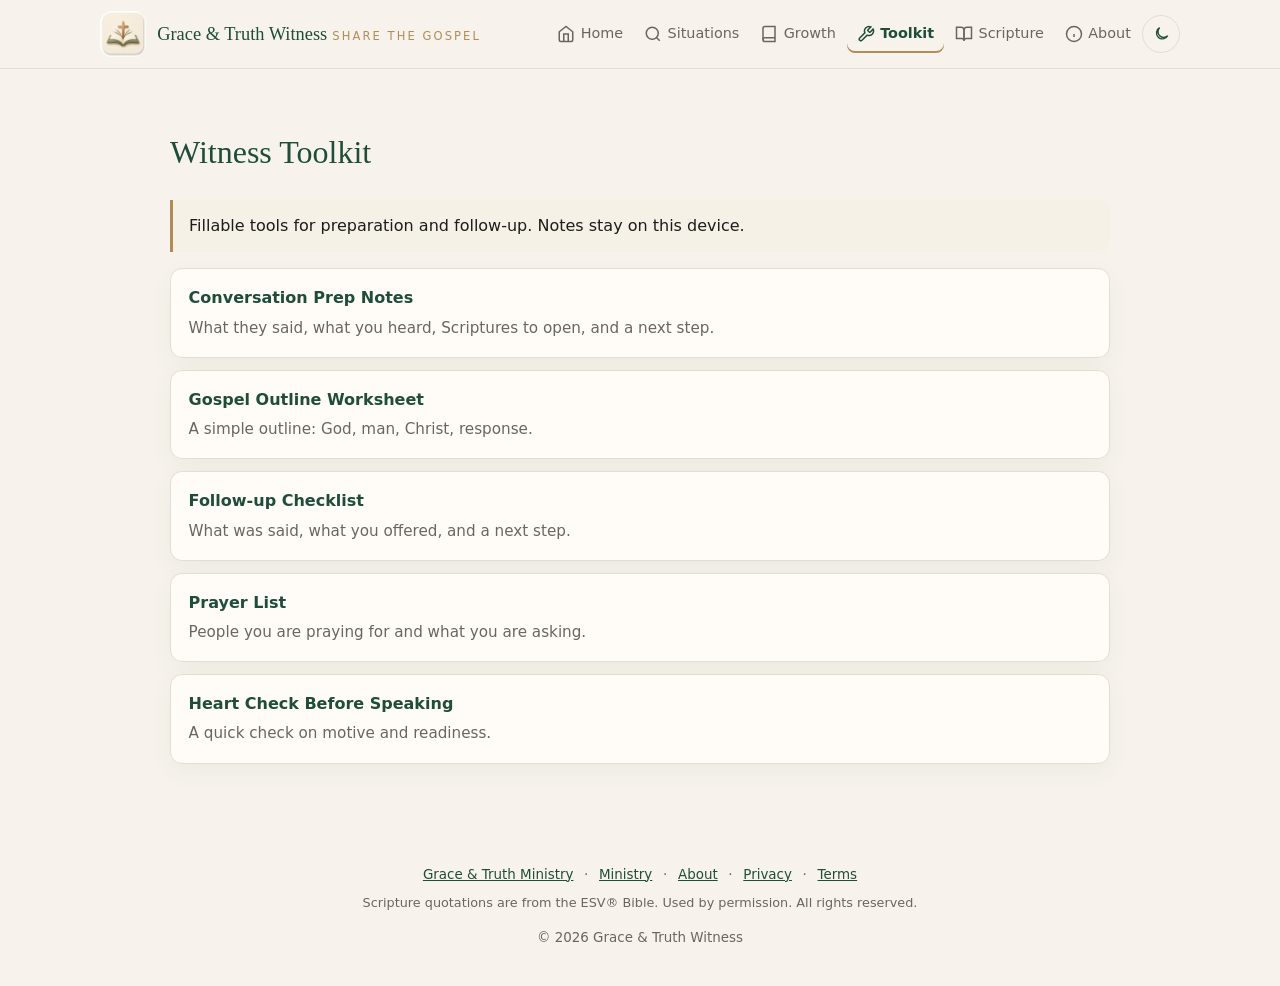
<file: toolkit.html>
<!DOCTYPE html>
<html lang="en">
<head>
<meta charset="UTF-8">
<meta name="viewport" content="width=device-width, initial-scale=1.0">
<title>Toolkit | Grace & Truth Witness</title>
<link rel="icon" type="image/png" href="icon-192.png">
<link rel="stylesheet" href="styles.css">
<script src="data.js"></script>
</head>
<body>
<header>
  <div class="header-inner">
    <a href="index.html" class="brand">
      <img src="header-icon.png" alt="" class="brand-logo">
      <div>
        <span class="brand-name">Grace & Truth Witness</span>
        <span class="brand-sub">Share the Gospel</span>
      </div>
    </a>
    <nav>
      <a href="index.html" title="Home"><svg viewBox="0 0 24 24" fill="none" stroke="currentColor" stroke-width="2"><path d="M3 9l9-7 9 7v11a2 2 0 0 1-2 2H5a2 2 0 0 1-2-2z"/><polyline points="9 22 9 12 15 12 15 22"/></svg><span>Home</span></a>
      <a href="situations.html" title="Situations"><svg viewBox="0 0 24 24" fill="none" stroke="currentColor" stroke-width="2"><circle cx="11" cy="11" r="8"/><line x1="21" y1="21" x2="16.65" y2="16.65"/></svg><span>Situations</span></a>
      <a href="modules.html" title="Growth"><svg viewBox="0 0 24 24" fill="none" stroke="currentColor" stroke-width="2"><path d="M4 19.5A2.5 2.5 0 0 1 6.5 17H20"/><path d="M6.5 2H20v20H6.5A2.5 2.5 0 0 1 4 19.5v-15A2.5 2.5 0 0 1 6.5 2z"/></svg><span>Growth</span></a>
      <a href="toolkit.html" class="active" title="Toolkit"><svg viewBox="0 0 24 24" fill="none" stroke="currentColor" stroke-width="2"><path d="M14.7 6.3a1 1 0 0 0 0 1.4l1.6 1.6a1 1 0 0 0 1.4 0l3.77-3.77a6 6 0 0 1-7.94 7.94l-6.91 6.91a2.12 2.12 0 0 1-3-3l6.91-6.91a6 6 0 0 1 7.94-7.94l-3.76 3.76z"/></svg><span>Toolkit</span></a>
      <a href="scripture.html" title="Scripture"><svg viewBox="0 0 24 24" fill="none" stroke="currentColor" stroke-width="2"><path d="M2 3h6a4 4 0 0 1 4 4v14a3 3 0 0 0-3-3H2z"/><path d="M22 3h-6a4 4 0 0 0-4 4v14a3 3 0 0 1 3-3h7z"/></svg><span>Scripture</span></a>
      <a href="about.html" title="About"><svg viewBox="0 0 24 24" fill="none" stroke="currentColor" stroke-width="2"><circle cx="12" cy="12" r="10"/><line x1="12" y1="16" x2="12" y2="12"/><line x1="12" y1="8" x2="12.01" y2="8"/></svg><span>About</span></a>
      <button id="theme-toggle" class="theme-toggle" title="Toggle dark mode"><svg id="theme-icon" viewBox="0 0 24 24" fill="none" stroke="currentColor" stroke-width="2"></svg></button>
    </nav>
  </div>
</header>
<main>
  <h1>Witness Toolkit</h1>
  <p class="note">Fillable tools for preparation and follow-up. Notes stay on this device.</p>
  <div id="toolkit-list"></div>
  <div id="toolkit-detail" class="hidden card"></div>
</main>
<footer>
  <a href="https://graceandtruthministry.com">Grace & Truth Ministry</a> ·
  <a href="https://graceandtruthministry.com/about.html">Ministry</a> ·
  <a href="about.html">About</a> ·
  <a href="https://graceandtruthministry.com/privacy.html">Privacy</a> ·
  <a href="https://graceandtruthministry.com/terms.html">Terms</a>
  <p style="margin-top:0.4rem;font-size:0.8rem;">Scripture quotations are from the ESV® Bible. Used by permission. All rights reserved.</p>
  <p>© 2026 Grace & Truth Witness</p>
</footer>
<script>
function renderToolkit() {
  const list = document.getElementById('toolkit-list');
  list.innerHTML = '';
  (toolkitItems || []).forEach(t => {
    const div = document.createElement('div');
    div.className = 'situation-item';
    div.innerHTML = `<strong>${t.title}</strong><p>${t.summary || ''}</p>`;
    div.onclick = () => showTool(t);
    list.appendChild(div);
  });
}

function showTool(t) {
  const detail = document.getElementById('toolkit-detail');
  const notesKey = 'tool-notes-' + t.id;
  const saved = JSON.parse(localStorage.getItem(notesKey) || '{}');
  let form = '';
  if (t.form && t.form.length) {
    form = t.form.map(f => {
      const val = saved[f.id] || '';
      if (f.type === 'textarea') {
        return `<label>${f.label}</label><textarea class="notes-area" id="f-${f.id}">${val}</textarea>`;
      }
      return `<label>${f.label}</label><input type="text" class="search-box" id="f-${f.id}" value="${val}">`;
    }).join('');
  }
  detail.innerHTML = `
    <h2>${t.title}</h2>
    <p>${t.summary || ''}</p>
    ${form}
    <div class="icon-row">
      <button class="icon-btn" title="Back" onclick="hideDetail()">←</button>
      <button class="icon-btn" title="Save" onclick="saveTool('${notesKey}', '${t.id}')">✓</button>
      <button class="icon-btn" title="Print / Save as PDF" onclick="window.print()">⎙</button>
      <button class="icon-btn" title="Clear" onclick="if(confirm('Clear?')) clearTool('${notesKey}')">✕</button>
    </div>
  `;
  detail.classList.remove('hidden');
  document.getElementById('toolkit-list').classList.add('hidden');
}

function hideDetail() {
  document.getElementById('toolkit-detail').classList.add('hidden');
  document.getElementById('toolkit-list').classList.remove('hidden');
}

function saveTool(key, id) {
  const tool = (toolkitItems || []).find(t => t.id === id);
  const data = {};
  if (tool && tool.form) {
    tool.form.forEach(f => {
      const el = document.getElementById('f-' + f.id);
      if (el) data[f.id] = el.value;
    });
  }
  localStorage.setItem(key, JSON.stringify(data));
  alert('Saved');
}
function clearTool(key) {
  localStorage.removeItem(key);
  hideDetail();
  renderToolkit();
const params = new URLSearchParams(location.search);
const openId = params.get('id');
if (openId) {
  const item = (toolkitItems || []).find(t => t.id === openId);
  if (item) showTool(item);
}
}

renderToolkit();

(function () {
  function icon() {
    var el = document.getElementById('theme-icon');
    if (!el) return;
    var dark = document.documentElement.getAttribute('data-theme') === 'dark';
    el.innerHTML = dark
      ? '<circle cx="12" cy="12" r="4"/><path d="M12 3v2M12 19v2M3 12h2M19 12h2M5.6 5.6l1.4 1.4M17 17l1.4 1.4M18.4 5.6 17 7M7 17l-1.4 1.4"/>'
      : '<path d="M21 14.5A8.5 8.5 0 1 1 9.5 3 7 7 0 0 0 21 14.5z"/>';
  }
  function bind() {
    icon();
    var btn = document.getElementById('theme-toggle');
    if (!btn || btn.dataset.bound) return;
    btn.dataset.bound = '1';
    btn.addEventListener('click', function () {
      var next = document.documentElement.getAttribute('data-theme') === 'dark' ? 'light' : 'dark';
      document.documentElement.setAttribute('data-theme', next);
      localStorage.setItem('theme', next);
      icon();
    });
  }
  var saved = localStorage.getItem('theme');
  if (saved) document.documentElement.setAttribute('data-theme', saved);
  if (document.readyState === 'loading') document.addEventListener('DOMContentLoaded', bind);
  else bind();
})();
</script>
</body>
</html>
</file>
<file: styles.css>
:root {
  --bg: #F7F3EC;
  --surface: #FFFcf8;
  --text: #1C1C1C;
  --muted: #6B6560;
  --accent: #1F4D3A;
  --accent-deep: #16382B;
  --accent-light: #E7F0EA;
  --gold: #B08D57;
  --gold-soft: #F6F1E6;
  --border: #E4DDD2;
  --radius: 14px;
  --shadow: 0 8px 24px rgba(31, 77, 58, 0.05);
  --font-serif: "Source Serif 4", "Iowan Old Style", Georgia, serif;
  --font-sans: "Avenir Next", "Segoe UI", system-ui, sans-serif;
  --header-bg: #F7F3EC;
  --input-bg: #ffffff;
  --hover: #FDFBF7;
}
html[data-theme="dark"] {
  --bg: #141816;
  --surface: #1E2420;
  --text: #F3EFE7;
  --muted: #B7AFA4;
  --accent: #D7C4A3;
  --accent-deep: #E8D9BE;
  --accent-light: #2A3830;
  --gold: #D4B483;
  --gold-soft: #2C2822;
  --border: #33403A;
  --shadow: 0 8px 24px rgba(0, 0, 0, 0.28);
  --header-bg: #1E2420;
  --input-bg: #171C19;
  --hover: #26302B;
}
* { box-sizing: border-box; }
body { margin: 0; background: var(--bg); color: var(--text); font-family: var(--font-sans); line-height: 1.65; }
h1, h2, h3, h4 { font-family: var(--font-serif); font-weight: 500; color: var(--accent); }
a { color: var(--accent); }
.hidden { display: none !important; }
.theme-toggle { background: transparent; border: 1px solid var(--border); color: var(--accent); border-radius: 999px; width: 38px; height: 38px; display: inline-flex; align-items: center; justify-content: center; cursor: pointer; }
.theme-toggle:hover { border-color: var(--gold); }
.theme-toggle svg { width: 18px; height: 18px; }
header { position: sticky; top: 0; z-index: 20; background: var(--header-bg); border-bottom: 1px solid var(--border); }
.header-inner { max-width: 1120px; margin: 0 auto; padding: 0.7rem 1.25rem; display: flex; align-items: center; justify-content: space-between; gap: 1rem; }
.brand { display: flex; align-items: center; gap: 0.7rem; text-decoration: none; color: inherit; }
.brand-logo, .brand-mark { width: 46px; height: 46px; border-radius: 12px; object-fit: cover; flex-shrink: 0; }
.brand-name { font-family: var(--font-serif); font-size: 1.15rem; color: var(--accent); }
.brand-sub { font-size: 0.72rem; letter-spacing: 0.18em; text-transform: uppercase; color: var(--gold); }
nav { display: flex; flex-wrap: wrap; justify-content: flex-end; gap: 0.1rem; }
nav a, nav button { display: inline-flex; align-items: center; gap: 0.35rem; background: none; border: none; font-family: inherit; font-size: 0.9rem; color: var(--muted); padding: 0.45rem 0.6rem; cursor: pointer; border-radius: 8px; text-decoration: none; }
nav a:hover, nav button:hover { color: var(--accent); }
nav a.active { color: var(--accent); font-weight: 650; box-shadow: inset 0 -2px 0 var(--gold); }
nav svg { width: 18px; height: 18px; }
main { max-width: 980px; margin: 0 auto; padding: 2.2rem 1.25rem 4rem; }
.hero { text-align: center; padding: 1.2rem 0 1.6rem; }
.hero-logo { max-width: 320px; width: 100%; height: auto; margin: 0 auto 1.2rem; display: block; object-fit: cover; border-radius: 28px; }
.tagline { font-size: 1.12rem; color: var(--muted); margin: 0 auto 1.4rem; max-width: 34rem; }
.btn { background: var(--accent); color: white; border: none; padding: 0.72rem 1.15rem; border-radius: 999px; cursor: pointer; font-family: inherit; font-size: 0.95rem; text-decoration: none; display: inline-flex; align-items: center; gap: 0.4rem; }
html[data-theme="dark"] .btn {
  color: #16382B;
}
.btn:hover { background: var(--accent-deep); }
.icon-btn { width: 38px; height: 38px; border-radius: 999px; border: 1px solid var(--border); background: var(--surface); color: var(--accent); display: inline-flex; align-items: center; justify-content: center; cursor: pointer; padding: 0; }
.icon-btn:hover { border-color: var(--gold); }
.icon-row { display: flex; gap: 0.4rem; flex-wrap: wrap; margin-top: 1rem; }
.card { background: var(--surface); border: 1px solid var(--border); border-radius: var(--radius); padding: 1.5rem 1.55rem; margin-bottom: 1rem; box-shadow: var(--shadow); }
.feature-grid { display: grid; grid-template-columns: repeat(3, 1fr); gap: 0.9rem; margin: 0.2rem 0 1.2rem; }
.feature { background: var(--surface); border: 1px solid var(--border); border-radius: 16px; padding: 1.35rem 1.15rem; text-align: center; text-decoration: none; color: inherit; display: block; }
.feature:hover { border-color: var(--gold); }
.note { background: var(--gold-soft); border-left: 3px solid var(--gold); padding: 0.8rem 1rem; border-radius: 0 10px 10px 0; }
.situation-item, .module-item {
  background: var(--surface);
  border: 1px solid var(--border);
  border-radius: 12px;
  padding: 1rem 1.1rem;
  margin-bottom: 0.75rem;
  cursor: pointer;
  box-shadow: var(--shadow);
  transition: border-color 0.15s ease;
}
.situation-item:hover, .module-item:hover {
  border-color: var(--gold);
  background: var(--hover);
}
.situation-item strong, .module-item strong {
  display: block;
  color: var(--accent);
  margin-bottom: 0.25rem;
}
.situation-item p, .module-item p {
  margin: 0;
  color: var(--muted);
  font-size: 0.95rem;
}
.search-box, .search { width: 100%; padding: 0.7rem 0.85rem; border: 1px solid var(--border); border-radius: 10px; font: inherit; background: var(--input-bg); color: var(--text); }
.notes-area { width: 100%; padding: 0.7rem 0.85rem; border: 1px solid var(--border); border-radius: 10px; font: inherit; background: var(--input-bg); color: var(--text); min-height: 88px; }
.verse-ref { color: var(--accent); text-decoration: underline; cursor: pointer; }
.verse-tip {
  position: fixed;
  z-index: 200;
  max-width: 340px;
  background: #FFFCF8;
  color: #1C1C1C;
  border: 1px solid var(--border);
  border-left: 3px solid var(--gold);
  border-radius: 12px;
  box-shadow: 0 10px 28px rgba(0,0,0,.16);
  padding: .7rem .85rem;
  font-size: .92rem;
  line-height: 1.45;
  pointer-events: none;
  opacity: 0;
  transform: translateY(4px);
  transition: opacity .15s ease, transform .15s ease;
}
.verse-tip.show { opacity: 1; transform: none; }
html[data-theme="dark"] .verse-tip { background: #1E2420; color: #F4F1EA; }
.verse-tip .vt-ref { font-weight: 650; color: var(--accent); font-size: .8rem; letter-spacing: .02em; margin-bottom: .25rem; }
.verse-tip .vt-text { color: var(--text); }
footer { text-align: center; color: var(--muted); font-size: 0.84rem; padding: 1.5rem 1.25rem; }
footer a { color: var(--accent); margin: 0 0.4rem; }
@media (max-width: 700px) {
  .feature-grid { grid-template-columns: 1fr; }
  .header-inner { flex-wrap: wrap; }
  nav a span { display: none; }
}
@media print {
  header, nav, footer, .icon-row, .theme-toggle, .icon-btn, .btn, #auth-btn, #theme-toggle {
    display: none !important;
  }
  body { background: #fff; color: #1c1c1c; }
  main { max-width: none; padding: 0; }
  .card { box-shadow: none; border: 1px solid #ddd; }
}
</file>
